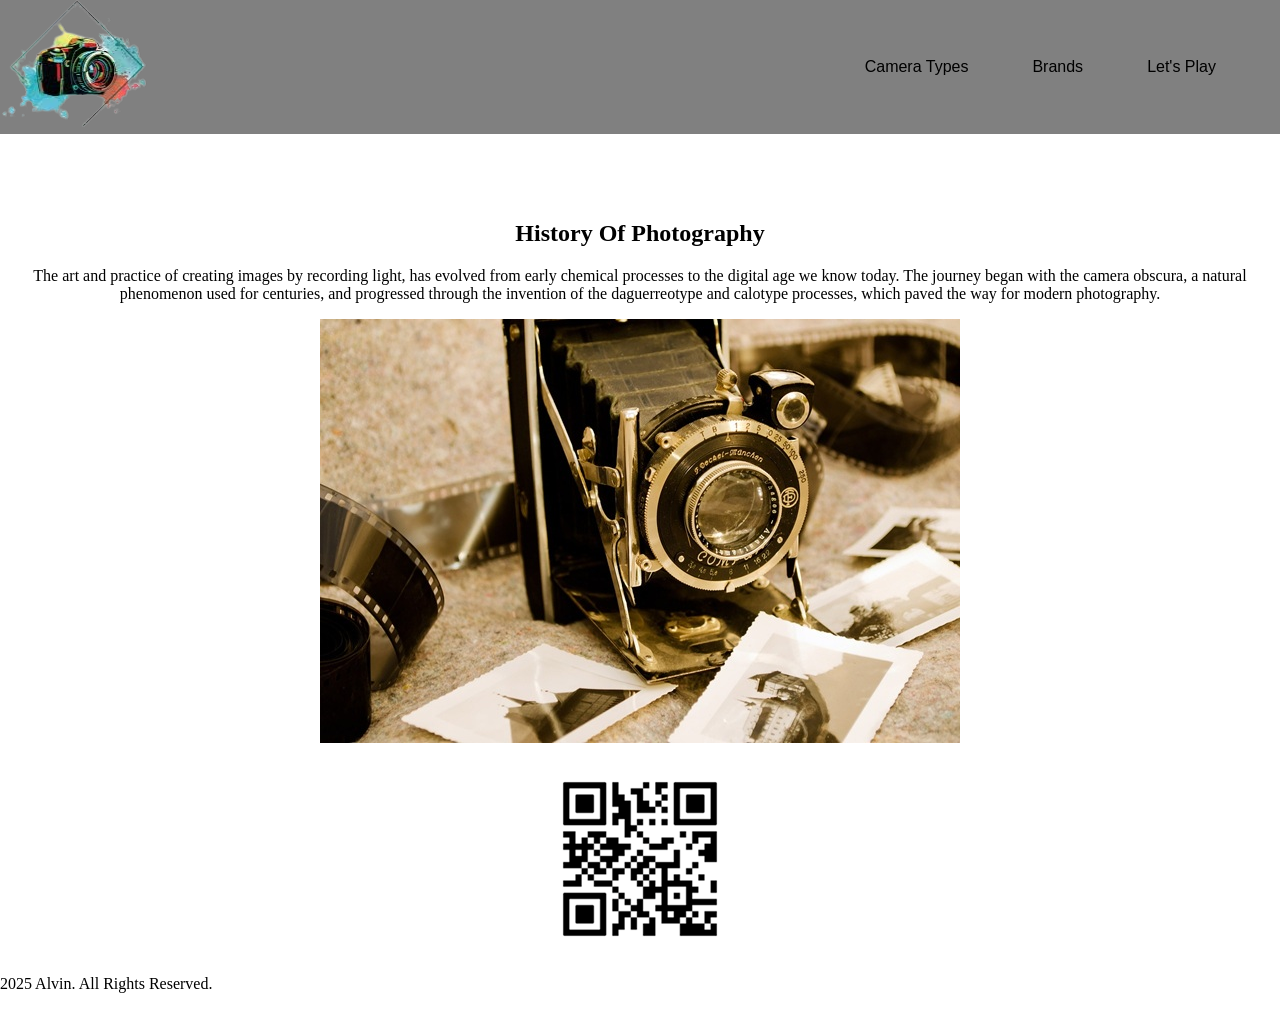
<file: Photography/index.html>
<!DOCTYPE html>
<html lang="en">
  <head>
  <meta charset="UTF-8">
  <meta name="viewport" content="width=device-width, initial-scale=1.0">
  <title>Assignment 2 - Photography</title>
  <link href="style.css" type="text/css" rel="stylesheet">
</head>
<body>
  <!-- Navigation Bar -->
  <header>
    <div>
      <nav class="nav">    
        <li class="nav-logo" id="mainbtn">  
          <img src="Images/Logo.png" alt="Logo">
        </li>
        <ul class="nav-list" id="navMenu">
          <li class="nav-listitems" id="page1btn">Camera Types</li>
          <li class="nav-listitems" id="page2btn">Brands</li>
          <li class="nav-listitems" id="page3btn">Let's Play</li>
        </ul>
        <div class="hamburger" id="hamburger">&#9776;</div>
      </nav>
    </div>
  </header>
  <main>
    <div class="pagecontainer">
      <!-- About -->
       <div class="page" id="page0">
        <!-- Header -->
        <div>
          <h2 class="flextext"><b>History Of Photography</b></h2>
        </div>

        <!-- Description -->
        <div class="flextext">            
          <span>The art and practice of creating images by recording light, has evolved from early chemical processes to the digital</span>
          <span>age we know today. The journey began with the camera obscura, a natural phenomenon used for centuries, and progressed</span>
          <span>through the invention of the daguerreotype and calotype processes, which paved the way for modern photography.</span>
            <figure>
              <img src="Images/OldPhotography.jpg" alt="OldPhotography">
            </figure>
        </div>
        <div class="center">
          <figure class="QRCode">
            <img src="Images/QRCode.png" alt="MobileQR">
          </figure>
       </div>
       </div>
      
      <!-- Camera Types -->
      <div class="page" id="page1">

        <!-- Header (Mirrorless Camera) -->
        <div class="center">
          <h2><b>Mirrorless Camera</b></h2>
        </div>
        <!-- Description -->
        <div class="flex">
          <span class="flextext">A compact, lightweight camera without a mirror mechanism, offering fast autofocus and high-quality images. 
            Ideal for both photography and video, often used by hobbyists and professionals alike.</span>
          <figure>
            <img src="Images/Mirrorless.jpg" alt="Mirrorless">
          </figure>
        </div>

        <!-- Header (DSLR Camera) -->
        <div class="center">
          <h2><b>DSLR Camera</b></h2> 
        </div>
        <!-- Description -->
        <div class="flex">         
          <figure>
            <img src="Images/DSLR.png" alt="DSLR">
          </figure>
          <span>A digital single-lens reflex camera with a mirror system that provides optical viewfinding. 
            Known for excellent image quality, versatility, and compatibility with a wide range of lenses.</span> 
        </div>

        <!-- Header (Compact Camera) -->
        <div class="center">
          <h2><b>Compact Camera</b></h2>
        </div>
        <!-- Description -->
        <div class="flex">
          <span>Also known as point-and-shoot cameras, these are small, portable, and easy to use. 
            Great for casual photography with automatic settings and built-in zoom lenses.</span>
            <figure>
              <img src="Images/Compact.jpg" alt="Compact">
            </figure>
        </div>

        <!-- Header (Compact Camera) -->
        <div class="center">
          <h2><b>Action Camera</b></h2>
        </div>
        <!-- Description -->
        <div class="flex">
          <figure>
            <img src="Images/Action.jpg" alt="Compact">
          </figure>
          <span>A rugged, waterproof camera built for capturing high-intensity activities. 
            Small, durable, and typically used for sports, travel, and mounting on helmets or vehicles.</span>
        </div>
      </div>

      <!-- Brands -->
       <div class="page" id="page2">
        <!-- Content -->
        <div class="content">
          <!-- Canon -->
          <div class="flex">
            <p class="flextext">Canon is celebrated for its reliable DSLR systems and high-performance lenses. Known for its user-friendly interface and 
              vibrant color science, Canon continues to be a favorite among both professionals and enthusiasts.</p>
              <div>
                <figure>
                  <img src="Images/Canon.jpg" alt="CanonImage">
                </figure>
              </div>
          </div>

          <!-- Sony -->
          <div class="flex">    
            <div>
              <figure>
                <img src="Images/Sony.jpg" alt="SonyImage">
              </figure>
            </div>
            <p class="flextext">Sony leads the mirrorless revolution with its cutting-edge technology and compact, powerful cameras. Its Alpha series is 
              particularly praised for exceptional autofocus, dynamic range, and video capabilities, making it a top choice for hybrid shooters.</p>
          </div>

          <!-- Nikon -->
          <div class="flex">
            <p class="flextext">Nikon boasts a rich heritage in optics and engineering excellence. Famed for its robust DSLRs and more recently, its 
              Z-series mirrorless cameras, Nikon delivers exceptional image clarity and ergonomics tailored for serious photographers.</p>
              <div>
                <figure>
                  <img src="Images/Nikon.jpg" alt="NikonImage">
                </figure>
              </div>
          </div>

          <!-- Fujifilm -->
          <div class="flex">        
            <div>
              <figure>
                <img src="Images/FujiFilm.jpg" alt="FujifilmImage">
              </figure>
            </div>
            <p class="flextext">Fujifilm blends classic design with modern performance. Best known for its retro-inspired mirrorless cameras and distinctive
              color profiles, Fujifilm is the go-to brand for creatives seeking style, portability, and artistic image rendering.</p>
          </div>
        </div> 
      </div>
       
      <!-- Game -->
      <div class="page" id="page3">
        <!-- Content -->
        <div class="content">
          <!-- Quiz -->
          <div class="center"> 
            <figure class="questionImage">     
              <img id="questionImage" src="" alt="Camera Type Hint"> 
            </figure>
            <h1>Guess The Camera Types?</h1>
            <p id="question">Which camera type is best for: <span id="category"></span>?</p>
            <div class="options">
              <button class="option">DSLR</button>
              <button class="option">Mirrorless</button>
              <button class="option">Action Camera</button>
              <button class="option">Compact Camera</button>
            </div>
            <p id="nextbtn"></p>
            <button id="next">Next</button>
            <button id="tryAgain" style="display:none;">Try Again</button>  
          </div>
        </div>
      </div>
    </main>

  <footer>
    <p>2025 Alvin. All Rights Reserved.</p>
  </footer>
    <script src="main.js"></script>
</body>
</html>
</file>
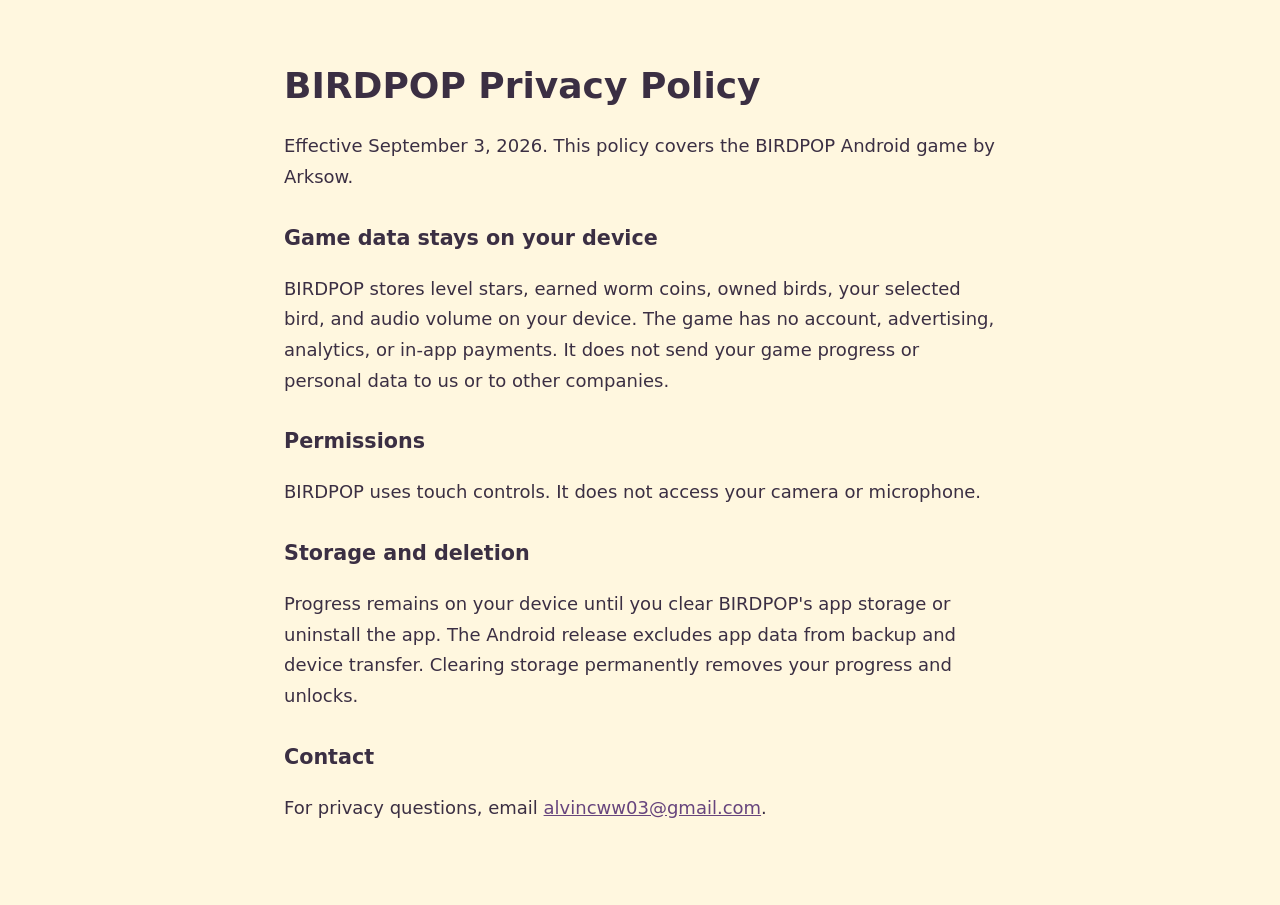
<file: birdpop/privacy/index.html>
<!doctype html>
<html lang="en">
<head>
  <meta charset="utf-8">
  <meta name="viewport" content="width=device-width, initial-scale=1">
  <meta name="description" content="Privacy policy for the BIRDPOP Android game by Arksow.">
  <title>BIRDPOP Privacy Policy — Arksow</title>
  <style>
    :root { color-scheme: light; --ink: #3b2f43; --link: #67457d; --paper: #fff7df; }
    * { box-sizing: border-box; }
    body { margin: 0; background: var(--paper); color: var(--ink); font: 18px/1.7 system-ui, sans-serif; }
    main { max-width: 760px; margin: auto; padding: 40px 24px 64px; }
    h1 { line-height: 1.2; }
    h2 { margin-top: 28px; font-size: 1.15em; }
    a { color: var(--link); }
  </style>
</head>
<body>
  <main>
    <h1>BIRDPOP Privacy Policy</h1>
    <p>Effective September 3, 2026. This policy covers the BIRDPOP Android game by Arksow.</p>

    <h2>Game data stays on your device</h2>
    <p>BIRDPOP stores level stars, earned worm coins, owned birds, your selected bird, and audio volume on your device. The game has no account, advertising, analytics, or in-app payments. It does not send your game progress or personal data to us or to other companies.</p>

    <h2>Permissions</h2>
    <p>BIRDPOP uses touch controls. It does not access your camera or microphone.</p>

    <h2>Storage and deletion</h2>
    <p>Progress remains on your device until you clear BIRDPOP's app storage or uninstall the app. The Android release excludes app data from backup and device transfer. Clearing storage permanently removes your progress and unlocks.</p>

    <h2>Contact</h2>
    <p>For privacy questions, email <a href="mailto:alvincww03@gmail.com">alvincww03@gmail.com</a>.</p>
  </main>
</body>
</html>
</file>
<file: Photography/style.css>
body {
  margin: 0;
  padding-top: 200px;
}

.nav {
  display: flex;
  justify-content: space-between;
  align-items: center;
  position: fixed;
  background-color: gray;
  top: 0;
  width: 100vw;
}

.nav-logo {
  list-style: none;
}

.nav-list {
  display: flex;
  align-items: center;
  gap: 2rem;
  list-style: none;
  padding: 0 3rem;
}

.hamburger {
  display: none;
  font-size: 28px;
  cursor: pointer;
  padding: 10px;
}

.nav-listitems {
  font-family: Impact, Haettenschweiler, 'Arial Narrow Bold', sans-serif;
  list-style: none;
  padding: 1rem;
  cursor: pointer;
}

.flextext {
  text-align: center;
}

.flex {
  display: flex;
  align-items: center; /* Vertically center text and image */
  justify-content: space-between; /* Space out text and image */
  gap: 2rem; /* Add spacing between text and image */
  margin-bottom: 2rem; /* Space between each brand block */
}

.flex img {
  border-radius: 8px;
}

.center {
  text-align: center;
}

.questionImage {
  display: flex; 
  justify-content: center;
  margin: 0 auto;
}

/* Phone (≤ 600px) */
@media (max-width: 600px) {
  .QRCode { display: none; }

  .nav {
    flex-wrap: wrap;
  }

  .hamburger {
    display: block;
    position: absolute;
    right: 15px;
    top: 15px;
  }

  .nav-list {
    flex-direction: column;
    background-color: #fff;
    width: 100%;
    position: absolute;
    top: 60px;
    left: 0;
    transform: translateY(-100%);
    transition: transform 0.3s ease;
    opacity: 0;
    pointer-events: none;
    box-shadow: 0 3px 10px rgba(0,0,0,0.1);
  }

  .nav-list.active {
    transform: translateY(0);
    opacity: 1;
    pointer-events: auto;
  }

  .nav-listitems {
    padding: 10px 0;
    text-align: center;
    width: 100%;
  }
}

/* Tablet (601px – 1024px) */
@media (min-width: 601px) and (max-width: 1024px) {

}

/* Desktop (≥ 1025px) */
@media (min-width: 1025px) {

}
</file>
